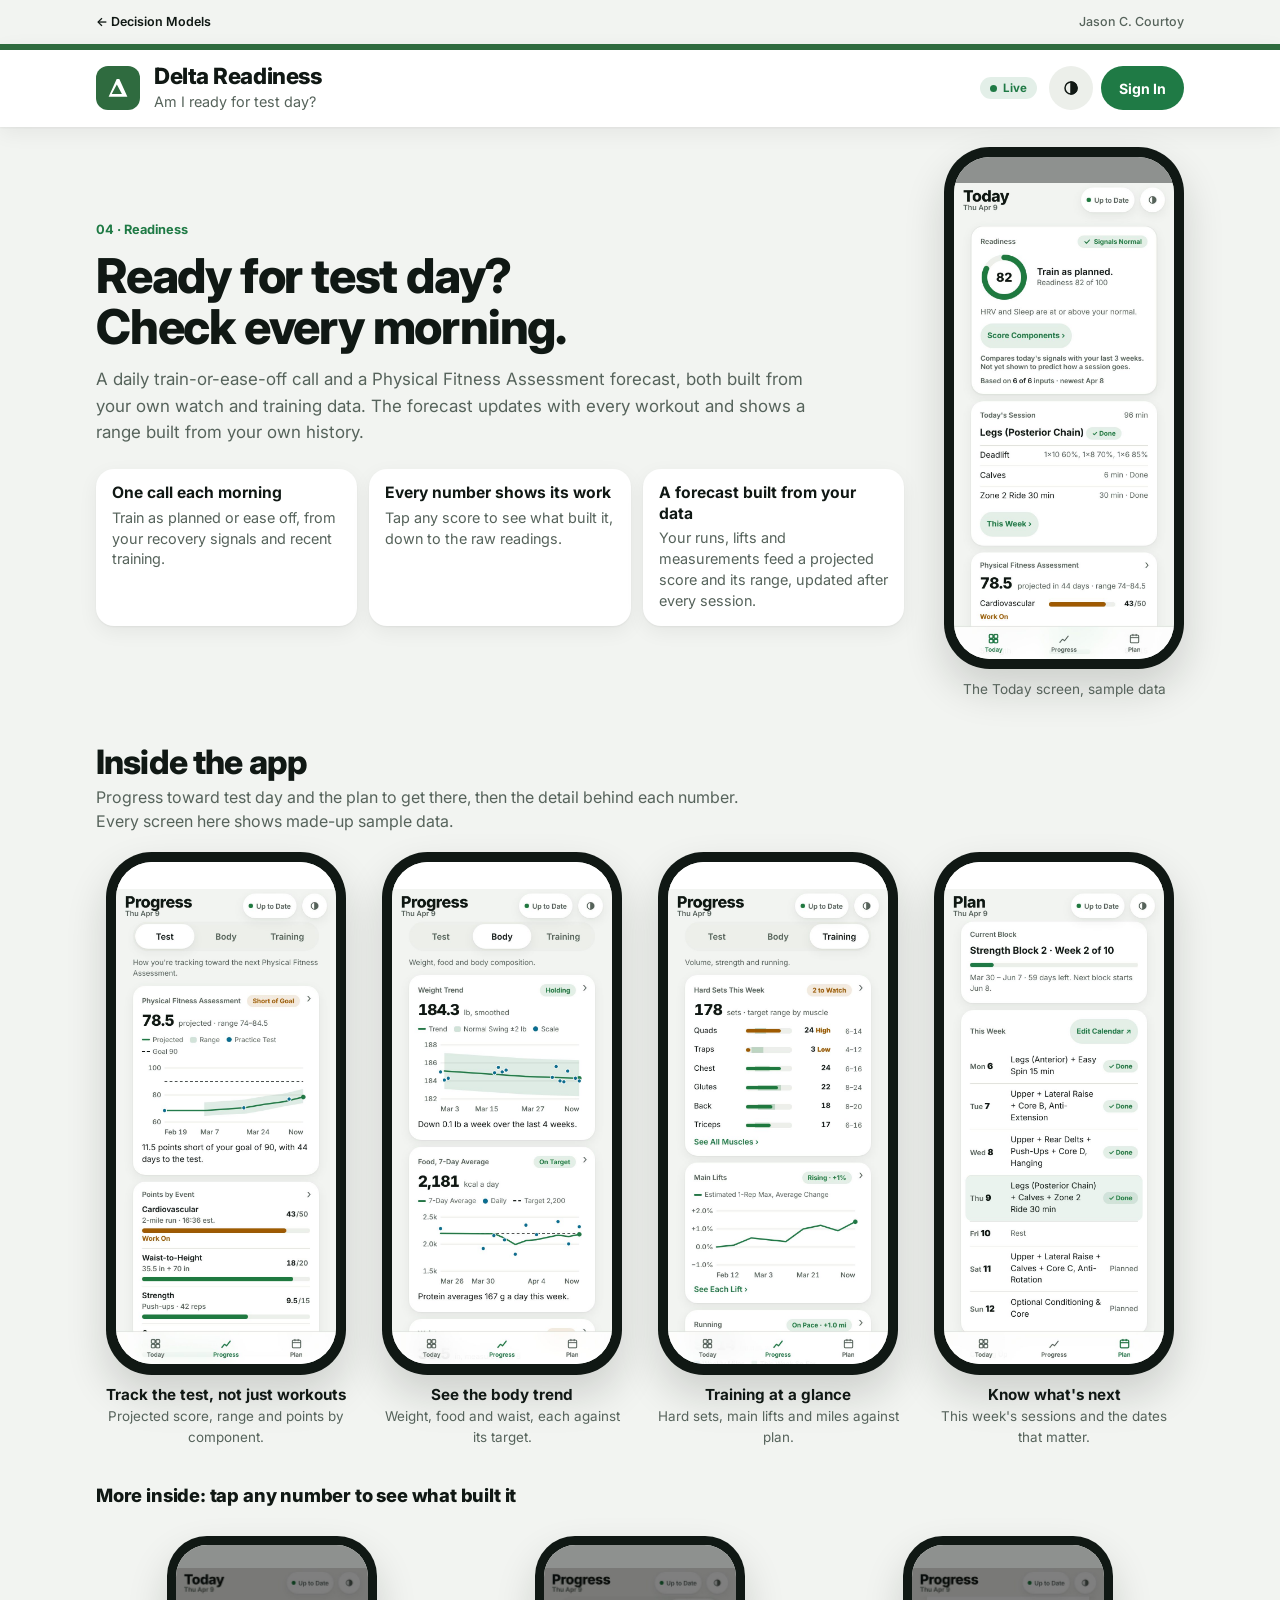
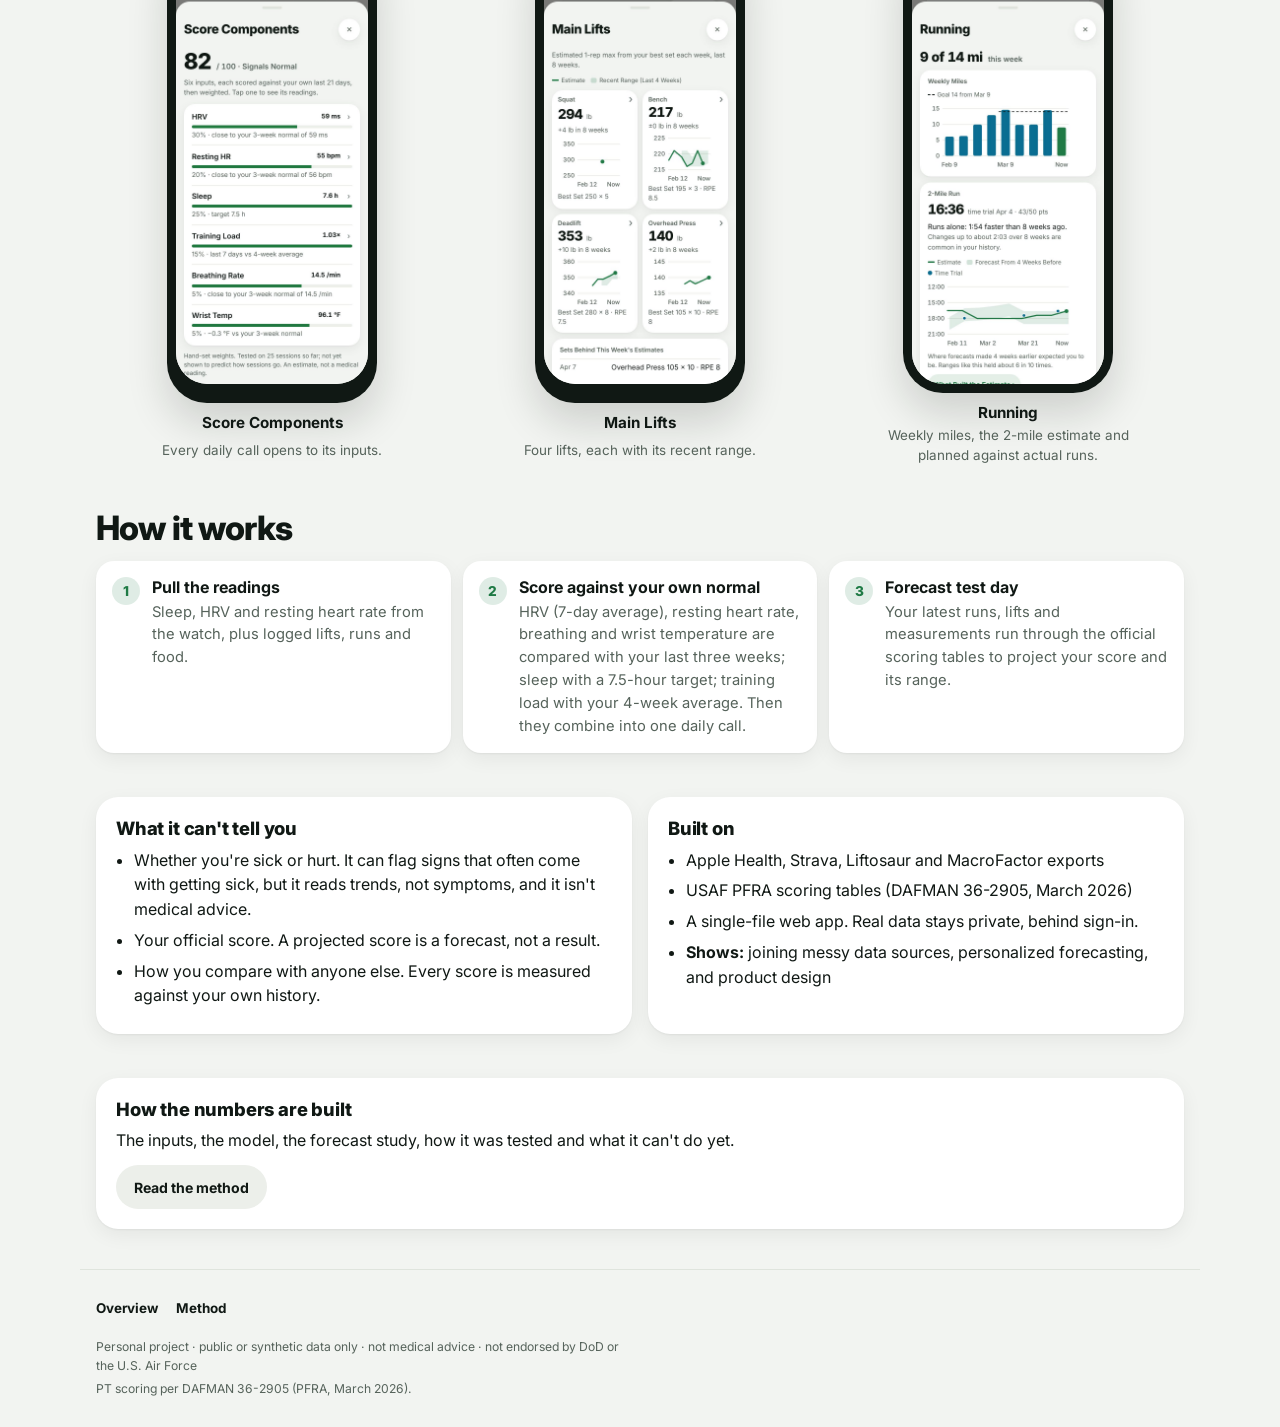
<file: fitness/index.html>
<!doctype html>
<html lang="en">
<head>
<meta charset="utf-8">
<meta name="viewport" content="width=device-width,initial-scale=1,viewport-fit=cover">
<meta name="robots" content="noindex,nofollow">
<meta name="apple-mobile-web-app-capable" content="yes">
<meta name="apple-mobile-web-app-title" content="Delta">
<link rel="apple-touch-icon" href="apple-touch-icon.png">
<link rel="icon" type="image/png" href="favicon.png">
<title>Delta Readiness</title>
<style>
/* Loader for the private Delta Readiness app. This public page holds no data and no app code:
   it asks for a GitHub token, fetches the app from the private Courtizy/fitness repo, and gives it
   a storage layer backed by that repo's data/*.json files. */
:root{--bg:#F2F4F1;--panel:#FFFFFF;--ink:#101814;--muted:#56635B;--rule:#DFE4DD;--brand:#1F7A45;--on-brand:#FFFFFF;--crit:#C2352B;--shadow:0 1px 2px rgba(16,24,20,.05),0 6px 20px rgba(16,24,20,.06)}
@media (prefers-color-scheme:dark){:root:not([data-theme="light"]){--bg:#0B0F0D;--panel:#161C19;--ink:#EEF3EF;--muted:#9BA8A0;--rule:#2A332E;--brand:#4FD486;--on-brand:#05140B;--crit:#FF6B5E;--shadow:none;color-scheme:dark}}
:root[data-theme="dark"]{--bg:#0B0F0D;--panel:#161C19;--ink:#EEF3EF;--muted:#9BA8A0;--rule:#2A332E;--brand:#4FD486;--on-brand:#05140B;--crit:#FF6B5E;--shadow:none;color-scheme:dark}
body{margin:0;background:var(--bg);color:var(--ink);font:16px/1.5 -apple-system,BlinkMacSystemFont,"SF Pro Text","Inter",system-ui,"Segoe UI",Roboto,sans-serif;-webkit-font-smoothing:antialiased}
.gate{max-width:560px;margin:4vh auto;padding:0 16px}
.card{background:var(--panel);border-radius:22px;padding:22px;box-shadow:var(--shadow)}
h1{font:800 1.7rem/1.1 -apple-system,BlinkMacSystemFont,"SF Pro Display","Inter",system-ui,sans-serif;letter-spacing:-.02em;margin:0 0 6px}
p{margin:8px 0;color:var(--muted)}
ol{color:var(--muted);padding-left:20px;margin:8px 0}
input{width:100%;box-sizing:border-box;font:inherit;font-size:16px;padding:12px 14px;min-height:44px;border:1px solid var(--rule);border-radius:12px;background:var(--bg);color:var(--ink);margin-top:10px}
button{font-weight:700;font-size:.95rem;font-family:inherit;margin-top:12px;padding:0 20px;min-height:44px;border-radius:999px;border:0;background:var(--brand);color:var(--on-brand);cursor:pointer}
.err{color:var(--crit)}
code{font-size:.9em}
a{color:var(--brand)}
</style>
<link rel="stylesheet" href="https://fonts.googleapis.com/css2?family=Inter:wght@400;500;600;700;800&display=swap">
<link rel="stylesheet" href="frame.css">
<script src="frame.js" data-page="signin" data-mode="public"></script>
</head>
<body>
<div class="gate" id="gate" hidden>
  <div class="card">
    <h1>Sign In</h1>
    <div id="pwBox" hidden>
    <p>This page is private. Enter your dashboard password.</p>
    <form id="pf" action="#" method="post"><input name="username" type="text" autocomplete="username" value="fitness-dashboard" readonly hidden><input id="pw" name="password" type="password" autocomplete="current-password" placeholder="Password" aria-label="Password"><button type="submit">Open Dashboard</button></form>
    <p>On iPhone, choose <b>Save Password</b> when asked, and Face ID fills it next time. You stay signed in for 30 days.</p>
    <p><a href="#" id="useTok">Use a GitHub token instead</a></p>
    </div>
    <div id="tokBox">
    <p>This page is private. Enter a GitHub token that can read and write the <code>Courtizy/fitness</code> repository. It is kept in this browser only.</p>
    <ol>
      <li>GitHub → Settings → Developer settings → Fine-grained tokens → Generate new token.</li>
      <li>Repository access: <b>Only select repositories</b> → <code>Courtizy/fitness</code>.</li>
      <li>Permissions: <b>Contents: Read and write</b>. Nothing else.</li>
    </ol>
    <!-- username + current-password lets iPhone Passwords save the token once and fill it with Face ID -->
    <form id="f" action="#" method="post"><input name="username" type="text" autocomplete="username" value="fitness" readonly hidden><input id="tok" name="password" type="password" autocomplete="current-password" placeholder="github_pat_…" aria-label="GitHub token"><button type="submit">Open Dashboard</button></form>
    <p>On iPhone, choose <b>Save Password</b> when asked, and Face ID fills it next time. Adding this page to your Home Screen (Share → Add to Home Screen) also keeps you signed in longer.</p>
    </div>
    <p id="msg" class="err" role="alert"></p>
  </div>
</div>
<p id="loading" style="text-align:center;margin-top:20vh;color:var(--muted)">Loading…</p>
<script>
(() => {
  const REPO = "Courtizy/fitness", BRANCH = "main", KEY = "fitness-gh-token", SKEY = "fitness-session";
  /* Password sign-in goes through the Cloudflare relay (relay/worker.js), which holds the GitHub token.
     Empty means token-only. */
  const RELAY = "https://hae-inbox.jason-courtoy.workers.dev";
  const gate = document.getElementById("gate"), msg = document.getElementById("msg"), loading = document.getElementById("loading");
  const $ = id => document.getElementById(id);
  let tokMode = !RELAY;
  const ask = m => { loading.hidden = true; gate.hidden = false; $("pwBox").hidden = tokMode; $("tokBox").hidden = !tokMode; msg.textContent = m || ""; };
  const ls = (k, v) => { try { if (v === undefined) return localStorage.getItem(k) || ""; if (v === null) localStorage.removeItem(k); else localStorage.setItem(k, v); } catch (e) { return ""; } };
  let tok = ls(KEY), ses = ls(SKEY);
  if (ses && +ses.split(".")[0] < Date.now() / 1000 + 60) { ses = ""; ls(SKEY, null); }
  /* signed-out visitors land on the public Overview; its Sign in button comes back here with ?signin */
  if (!ses && !tok && !/[?&]signin\b/.test(location.search)) { location.replace("overview.html"); return; }
  $("useTok").onclick = e => { e.preventDefault(); tokMode = true; ask(); };
  $("f").onsubmit = e => {
    e.preventDefault(); tok = $("tok").value.trim(); if (!tok) return;
    ls(KEY, tok); ses = ""; ls(SKEY, null);
    gate.hidden = true; loading.hidden = false; start();
  };
  $("pf").onsubmit = async e => {
    e.preventDefault(); const pw = $("pw").value; if (!pw) return;
    gate.hidden = true; loading.hidden = false;
    try {
      const r = await fetch(`${RELAY}/dash/login`, { method: "POST", headers: { "Content-Type": "application/json" }, body: JSON.stringify({ password: pw }) });
      const j = await r.json().catch(() => ({}));
      if (!r.ok) return ask(r.status === 401 ? "That password didn't work." : j.error ? j.error[0].toUpperCase() + j.error.slice(1) + "." : `Sign-in failed (${r.status}).`);
      ses = j.session; ls(SKEY, ses); $("pw").value = ""; start();
    } catch (er) { ask("Couldn't reach the sign-in service. Check the connection and try again."); }
  };
  async function start() {
    /* a password session wins; a saved token still works on its own */
    const viaRelay = !!(RELAY && ses);
    if (!viaRelay && !tok) return ask();
    const BASE = viaRelay ? `${RELAY}/dash/contents/` : `https://api.github.com/repos/${REPO}/contents/`;
    const AUTH = viaRelay ? `Session ${ses}` : `Bearer ${tok}`;
    try {
      const r = await fetch(`${BASE}app/index.html?ref=${BRANCH}`,
        { cache: "no-store", headers: { Authorization: AUTH, Accept: "application/vnd.github.raw+json", "X-GitHub-Api-Version": "2022-11-28" } });
      if (r.status === 403 && r.headers.get("x-ratelimit-remaining") === "0") return ask("GitHub's hourly limit was hit. Try again in a few minutes.");
      if (viaRelay && r.status === 401) { ses = ""; ls(SKEY, null); return ask("You've been signed out. Enter your password again."); }
      if (!viaRelay && (r.status === 401 || r.status === 403 || r.status === 404)) { ls(KEY, null); tok = ""; return ask("That token can't read the repository. Check it has Contents access to Courtizy/fitness."); }
      if (!r.ok) return ask(`GitHub returned ${r.status}. Try again in a minute.`);
      const app = await r.text();
      const shim = `<script>(${storage.toString()})(${JSON.stringify({ BRANCH, BASE, AUTH })});<\/script><link rel="stylesheet" href="frame.css"><script src="frame.js" data-page="results" data-mode="app"><\/script>`;
      /* app/index.html is page content (as published to claude.ai), so it gets the same document skeleton here */
      const page = /^\s*<!doctype/i.test(app) ? app.replace(/<body[^>]*>/i, m => m + shim)
        : `<!doctype html><html lang="en"><head><meta charset="utf-8"><meta name="viewport" content="width=device-width,initial-scale=1,viewport-fit=cover"><meta name="robots" content="noindex,nofollow"><meta name="apple-mobile-web-app-capable" content="yes"><meta name="apple-mobile-web-app-title" content="Delta"><link rel="apple-touch-icon" href="apple-touch-icon.png"><link rel="icon" type="image/png" href="favicon.png"><style>body{margin:0}[hidden]{display:none!important}</style></head><body>${shim}${app}</body></html>`;
      document.open(); document.write(page); document.close();
    } catch (e) { ask("Couldn't reach GitHub. Check the connection and try again."); }
  }
  /* Runs inside the app page. Provides window.claude.use("db" | "user") like claude.ai does, so the app is unchanged.
     db.doc("data/users/<id>/<name>") maps to data/<name>.json in the repo. Writes are batched per file (one commit each). */
  function storage({ BRANCH, BASE, AUTH }) {
    const H = { Authorization: AUTH, "X-GitHub-Api-Version": "2022-11-28" };
    const url = f => BASE + f;
    const enc = s => { const b = new TextEncoder().encode(s); let o = ""; for (let i = 0; i < b.length; i += 0x8000) o += String.fromCharCode.apply(null, b.subarray(i, i + 0x8000)); return btoa(o); };
    const sha = {}, pend = {}; let inflight = 0;
    async function meta(f) {
      const r = await fetch(`${url(f)}?ref=${BRANCH}&t=${Date.now()}`, { cache: "no-store", headers: { ...H, Accept: "application/vnd.github+json" } });
      if (r.status === 404) { delete sha[f]; return null; }
      if (!r.ok) throw Object.assign(new Error("GitHub " + r.status), { code: "unavailable" });
      const j = await r.json(); sha[f] = j.sha; return j;
    }
    async function read(f) {
      const r = await fetch(`${url(f)}?ref=${BRANCH}&t=${Date.now()}`, { cache: "no-store", headers: { ...H, Accept: "application/vnd.github.raw+json" } });
      if (r.status === 404) return null;
      if (!r.ok) throw Object.assign(new Error("GitHub " + r.status), { code: "unavailable" });
      return r.text();
    }
    /* Saves are optimistic: each write carries the sha this device last read. If another device saved in between,
       GitHub refuses it (409/422) and nothing is overwritten. The edit is kept in this browser, the app's save fails,
       and a notice offers "Reload latest" or "Keep this device's version" (a deliberate overwrite). */
    const UNSAVED = f => "fitness-unsaved:" + f;
    const keep = (f, body) => { try { localStorage.setItem(UNSAVED(f), body); } catch (e) {} };
    const unkeep = f => { try { localStorage.removeItem(UNSAVED(f)); } catch (e) {} };
    const conflict = f => Object.assign(new Error(`${f} was changed on another device`), { code: "aborted", file: f });
    const queue = {};   // one write at a time per file, so this device never conflicts with itself
    const serial = (f, job) => (queue[f] = (queue[f] || Promise.resolve()).catch(() => {}).then(job));
    async function put(f, body, force = false) {
      if (!(f in sha)) await meta(f);   // never read on this device: write against the current version
      const send = () => fetch(url(f), { method: "PUT", headers: { ...H, Accept: "application/vnd.github+json", "Content-Type": "application/json" },
        body: JSON.stringify({ message: `Update ${f}`, content: enc(body), branch: BRANCH, ...(sha[f] ? { sha: sha[f] } : {}) }) });
      let r = await send();
      if (r.status === 409 || r.status === 422) {
        const was = sha[f], now = await read(f).catch(() => undefined);
        await meta(f).catch(() => null);
        if (now === body) { unkeep(f); return; }                       // the same content is already saved
        if (force || sha[f] === was) r = await send();                 // asked to overwrite, or GitHub was only briefly behind
        else { keep(f, body); notice(f); throw conflict(f); }
        if (r.status === 409 || r.status === 422) { keep(f, body); notice(f); throw conflict(f); }
      }
      if (!r.ok) { keep(f, body); throw Object.assign(new Error("GitHub " + r.status), { code: r.status === 413 ? "invalid_argument" : "unavailable" }); }
      sha[f] = (await r.json()).content.sha; unkeep(f);
    }
    function notice(f) {
      const id = "delta-conflict", old = document.getElementById(id); if (old) old.remove();
      const box = document.createElement("div"); box.id = id; box.setAttribute("role", "alert");
      box.style.cssText = "position:fixed;left:12px;right:12px;bottom:calc(12px + env(safe-area-inset-bottom));z-index:3000;max-width:560px;margin:0 auto;padding:12px 14px;border-radius:10px;background:#3A2E17;color:#FFF3DC;font:500 14px/1.4 system-ui;box-shadow:0 8px 30px rgba(0,0,0,.35)";
      const t = document.createElement("p"); t.style.cssText = "margin:0 0 8px";
      t.textContent = `Not saved: ${f.replace(/^data\/|\.json$/g, "")} was changed on another device. Your edit is kept on this device.`;
      const btn = (label, fn) => { const x = document.createElement("button"); x.type = "button"; x.textContent = label;
        x.style.cssText = "font:600 14px system-ui;margin:0 8px 0 0;padding:8px 12px;border-radius:8px;border:1px solid #FFF3DC;background:transparent;color:inherit;cursor:pointer";
        x.addEventListener("click", fn); return x; };
      box.append(t, btn("Reload latest", () => { unkeep(f); window.location.reload(); }),
        btn("Keep this device's version", async () => { t.textContent = "Saving…"; try { await window.__deltaResolve(f, "mine"); t.textContent = "Saved this device's version."; setTimeout(() => box.remove(), 2500); } catch (e) { t.textContent = "Still couldn't save. Check the connection and try again."; } }));
      document.body.appendChild(box);
    }
    window.__deltaResolve = (f, how) => serial(f, async () => {
      if (how !== "mine") { unkeep(f); return; }
      let body = null; try { body = localStorage.getItem(UNSAVED(f)); } catch (e) {}
      if (body != null) await put(f, body, true);
    });
    const doc = path => {
      const f = `data/${path.split("/").pop()}.json`;
      return {
        async get() {
          /* content and sha from one response, so a save in between can't pair old content with a newer sha */
          const j = await meta(f); let t = null;
          if (j) t = j.content ? new TextDecoder().decode(Uint8Array.from(atob(j.content.replace(/\s/g, "")), c => c.charCodeAt(0))) : await read(f);  // over 1 MB: no inline content
          const v = t == null ? null : JSON.parse(t); return { exists: v != null, data: () => v }; },
        set(v) {
          const p = pend[f] || (pend[f] = {}); p.v = JSON.stringify(v, null, 1);
          clearTimeout(p.t);
          return new Promise((res, rej) => { (p.w = p.w || []).push([res, rej]);
            p.t = setTimeout(() => { const w = p.w, v = p.v; delete pend[f]; inflight++; serial(f, () => put(f, v)).then(() => w.forEach(x => x[0]()), e => w.forEach(x => x[1](e))).finally(() => inflight--); }, 1200); });
        },
        delete: () => serial(f, async () => { if (!(f in sha)) await meta(f); if (!sha[f]) return;
          const r = await fetch(url(f), { method: "DELETE", headers: { ...H, "Content-Type": "application/json" }, body: JSON.stringify({ message: `Remove ${f}`, sha: sha[f], branch: BRANCH }) });
          if (r.status === 404) { delete sha[f]; return; }
          if (r.status === 409 || r.status === 422) throw conflict(f);
          if (!r.ok) throw Object.assign(new Error("GitHub " + r.status), { code: "unavailable" });
          delete sha[f]; }),
      };
    };
    const db = { doc };
    const user = { id: async () => "me", isOwner: () => true, canEdit: () => true, can: () => true };
    window.claude = { use: async n => n === "db" ? db : n === "user" ? user : null };
    window.__deltaRepo = true;   // saves reach the repo, so Sync Now can start the Sync all workflow
    window.addEventListener("beforeunload", e => { if (Object.keys(pend).length || inflight) { e.preventDefault(); e.returnValue = ""; } });
  }
  start();
})();
</script>
</body>
</html>
</file>
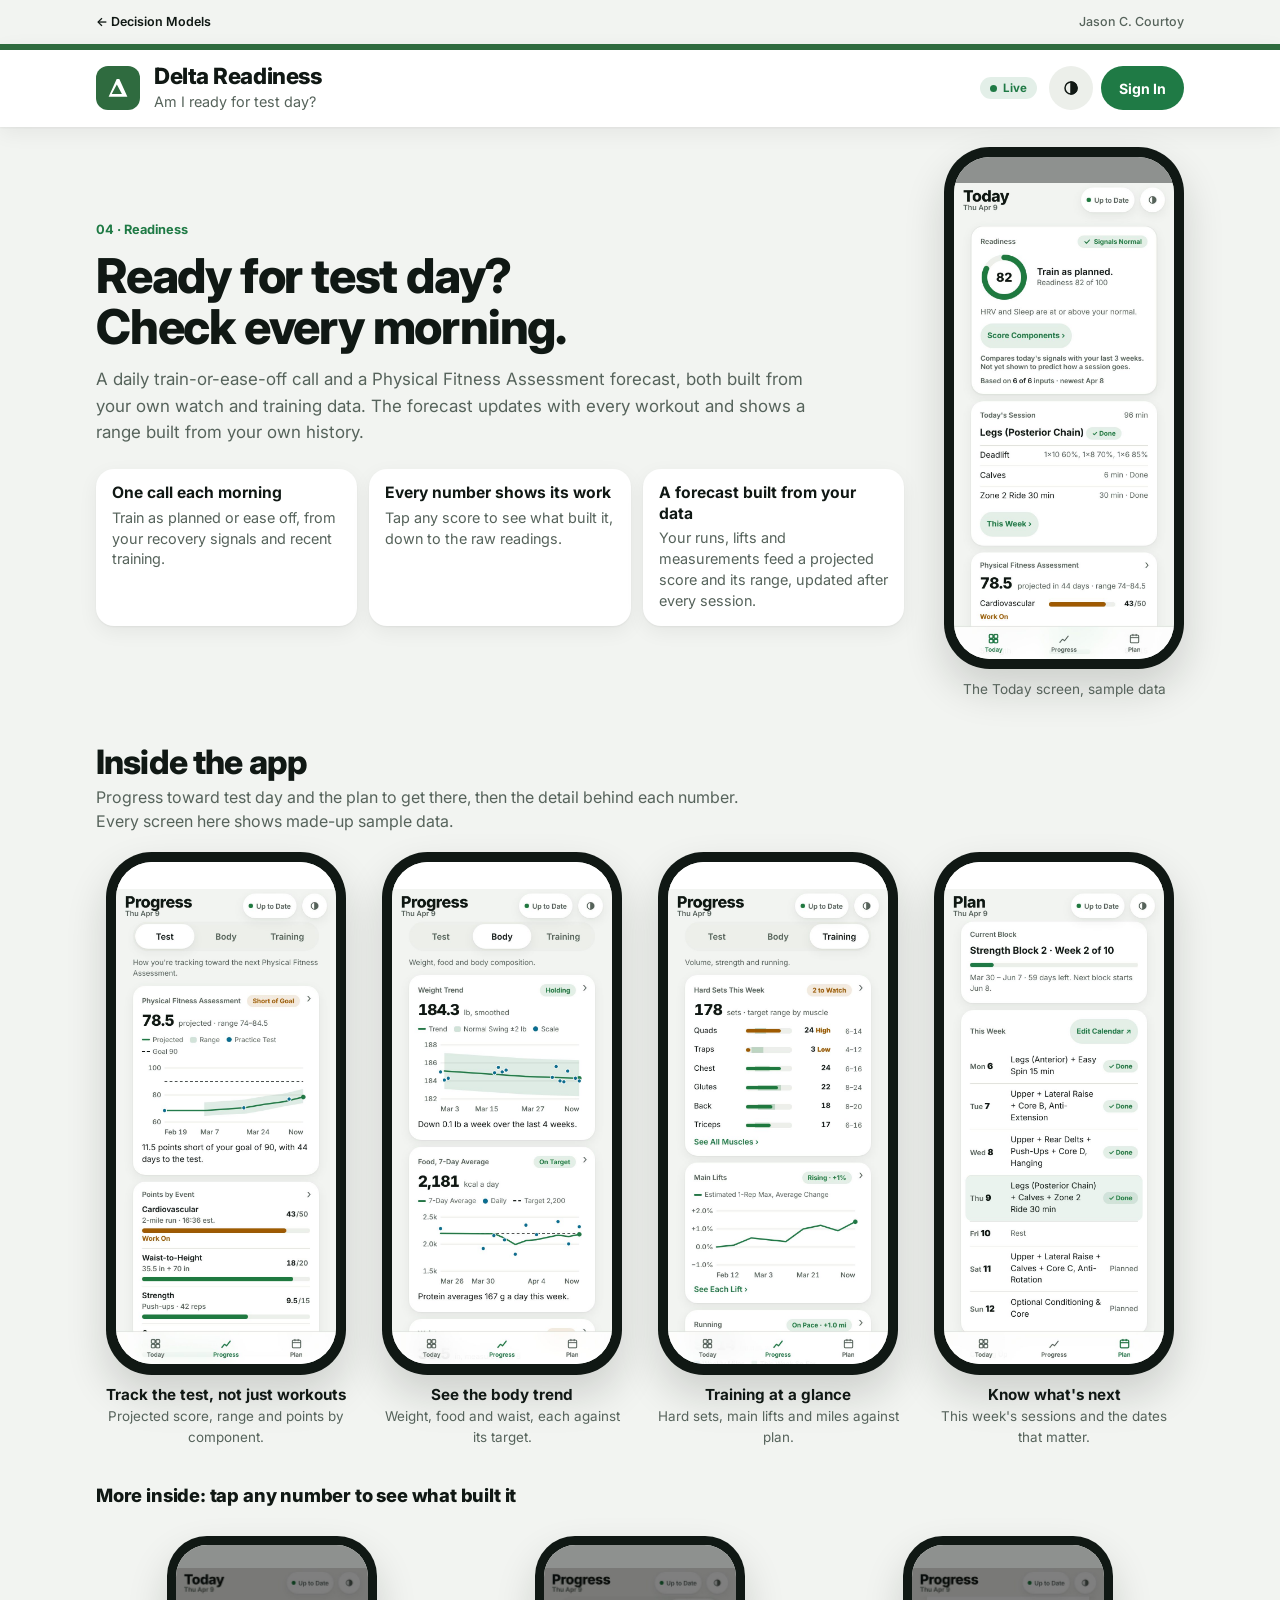
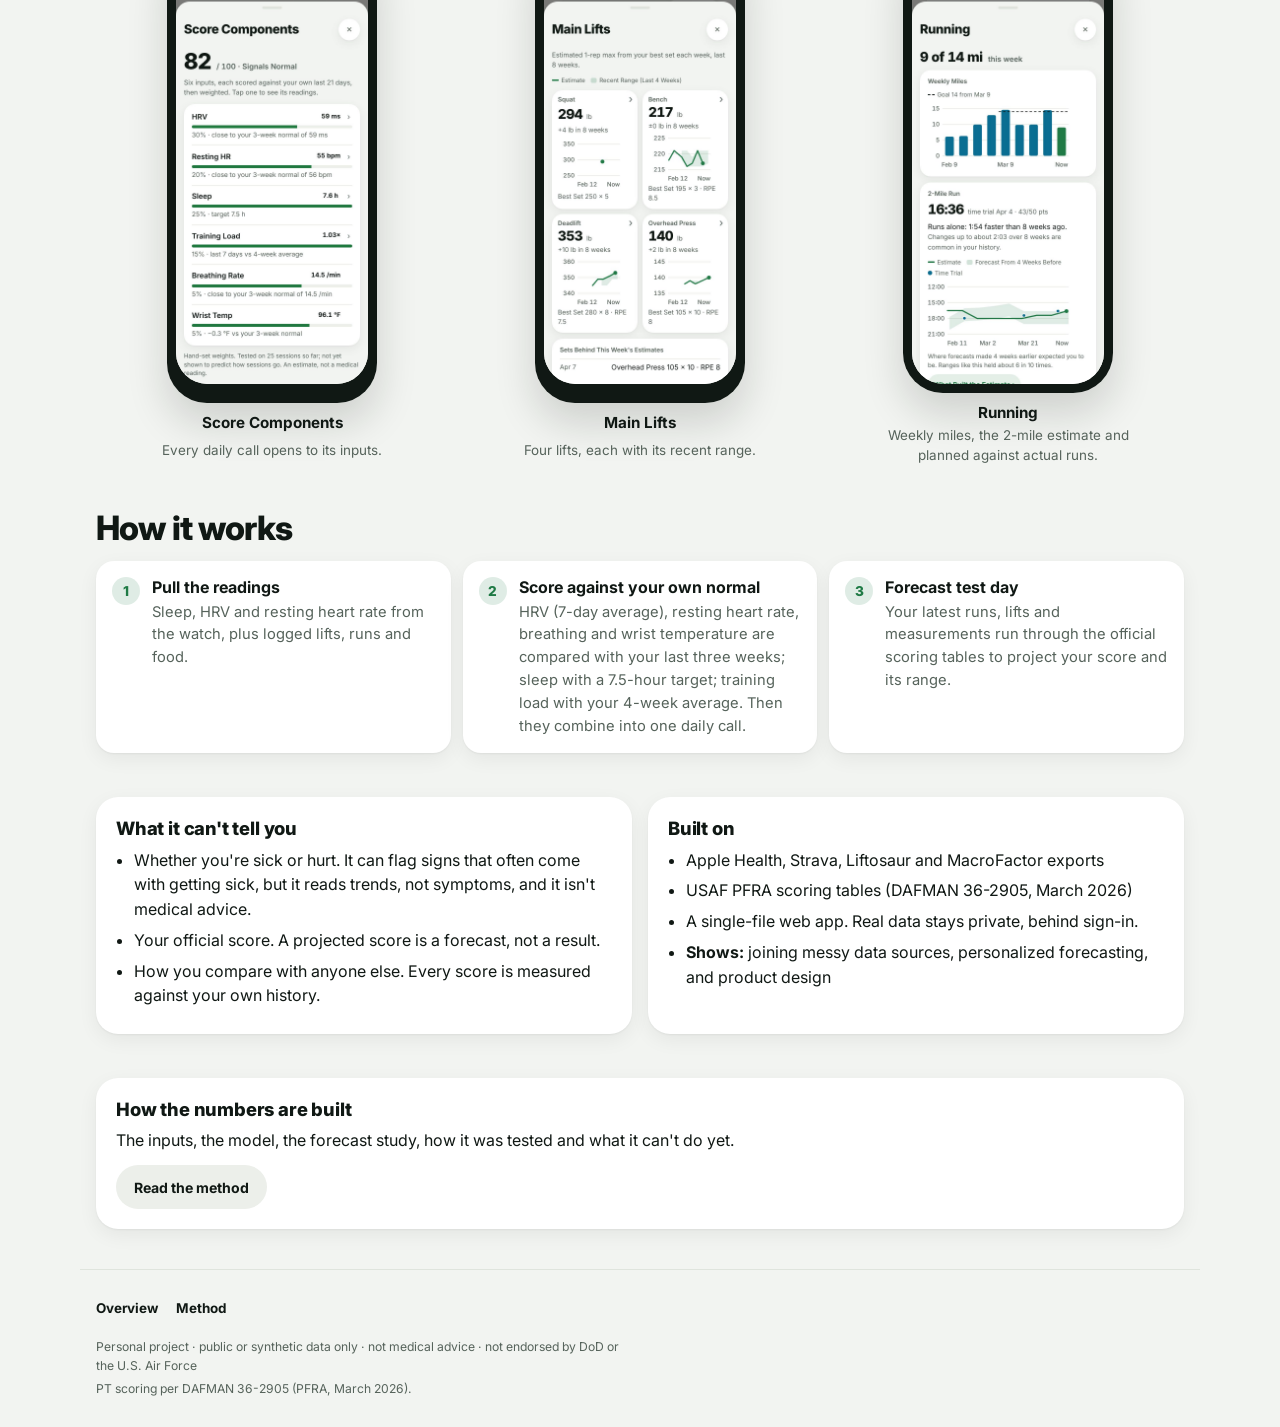
<file: fitness/overview.html>
<!doctype html>
<html lang="en" data-app="delta">
<head>
<meta charset="utf-8">
<meta name="viewport" content="width=device-width,initial-scale=1,viewport-fit=cover">
<title>Delta Readiness · Jason C. Courtoy</title>
<meta name="description" content="Ready for test day? A daily train-or-ease-off call and a Physical Fitness Assessment forecast, both built from your own watch and training data.">
<meta name="apple-mobile-web-app-title" content="Delta">
<link rel="apple-touch-icon" href="apple-touch-icon.png">
<link rel="icon" type="image/png" href="favicon.png">
<link rel="stylesheet" href="https://fonts.googleapis.com/css2?family=Inter:wght@400;500;600;700;800&display=swap">
<link rel="stylesheet" href="frame.css">
<script src="frame.js" data-page="overview" data-mode="public"></script>
<style>
body{margin:0;background:var(--dz-bg);color:var(--dz-ink);font:16px/1.55 var(--dz-body);-webkit-font-smoothing:antialiased}
*{box-sizing:border-box}
[hidden]{display:none!important}
main{padding-block:20px 8px}
.lbl{font:700 .8rem var(--dz-body);color:var(--dz-accent)}
h2{font:800 2.1rem/1.08 var(--dz-display);letter-spacing:-.025em;margin:0;text-wrap:balance}
h3{font:800 1.15rem/1.2 var(--dz-display);letter-spacing:-.01em;margin:0 0 8px}
p{margin:0 0 10px;max-width:66ch}
a{color:var(--dz-accent)}
.mono{font-variant-numeric:tabular-nums;font-weight:600}
.card{position:relative;background:var(--dz-panel);border-radius:22px;padding:20px;box-shadow:var(--dz-shadow)}
.stack{display:grid;gap:24px}
.btns{display:flex;flex-wrap:wrap;gap:10px}
.ov-meth p{margin:0 0 12px;max-width:62ch}
.mback{align-self:flex-start;font:700 .84rem var(--dz-body);color:var(--dz-muted);text-decoration:none;min-height:44px;display:inline-flex;align-items:center}
.mback:hover{color:var(--dz-accent)}
.pair{display:flex;flex-wrap:wrap;gap:16px}
.pair>.card{flex:1 1 340px;min-width:0}
ul{margin:0;padding-left:18px}
li{margin:0 0 6px}
.muted{color:var(--dz-muted)}
/* overview (roadmap Phase 4): hero with a phone, Inside the app (4 + 3 phones; one swipe strip on a phone) */
.ov{display:grid;gap:44px}
.ov>*{min-width:0}
.ov h2{font-size:clamp(1.6rem,3.4vw,2.1rem)}
.ov-hero{display:grid;grid-template-columns:minmax(0,1fr) auto;gap:40px;align-items:center}
.ov-lead{display:flex;flex-direction:column;gap:14px;min-width:0}
.ov-lead h2{font-size:clamp(2rem,4.6vw,3rem);line-height:1.06}
.ov-lead>p{font-size:1.06rem;color:var(--dz-muted);margin:0}
.feats{display:grid;grid-template-columns:repeat(3,minmax(0,1fr));gap:12px;margin-top:10px}
.feat{background:var(--dz-panel);border-radius:18px;padding:14px 16px;box-shadow:var(--dz-shadow);display:grid;gap:4px;align-content:start}
.feat b{font:700 .98rem/1.3 var(--dz-display)}
.feat span{font-size:.9rem;color:var(--dz-muted);line-height:1.45}
.ov-heroph{margin:0;display:grid;justify-items:center;gap:10px}
.ov-heroph figcaption{font-size:.85rem;color:var(--dz-muted)}
/* phone frame: dark bezel, rounded screen, a blank safe area above the app header; the image is the top 844px of a 390px screen */
.ph{--w:240px;width:var(--w);flex:none;padding:calc(var(--w) * .042);border-radius:calc(var(--w) * .19);background:#101814;box-shadow:0 20px 40px rgba(16,24,20,.16)}
.ph.big{--w:280px}
.ph .scr{border-radius:calc(var(--w) * .15);overflow:hidden;background:#F2F4F1}
.ph .safe{height:calc(var(--w) * .11);background:#FFFFFF}
.ph .safe.dim{background:#8E918F}
.ph img{display:block;width:100%;height:auto}
.ov-head{display:grid;gap:4px;margin-bottom:18px}
.ov-head p{margin:0;color:var(--dz-muted)}
.strip{display:grid;grid-template-columns:repeat(12,minmax(0,1fr));gap:28px 16px;justify-items:center}
.shot{margin:0;grid-column:span 3;display:grid;justify-items:center;gap:10px;text-align:center;max-width:250px}
.shot.sm{grid-column:span 4}
.shot.sm .ph{--w:210px}
.shot figcaption{display:grid;gap:2px}
.shot figcaption b{font:700 .95rem/1.3 var(--dz-display)}
.shot figcaption span{font-size:.84rem;color:var(--dz-muted)}
.strip .more{grid-column:1/-1;justify-self:start;font:800 1.15rem/1.3 var(--dz-display);margin:8px 0 0}
.dots{display:none}
.steps{display:grid;grid-template-columns:repeat(auto-fit,minmax(240px,1fr));gap:12px;margin-top:14px}
.step{background:var(--dz-panel);border-radius:18px;padding:16px;display:grid;grid-template-columns:28px 1fr;gap:4px 12px;align-content:start;box-shadow:var(--dz-shadow)}
.step .n{grid-row:span 2;width:28px;height:28px;border-radius:50%;display:grid;place-items:center;font:800 .85rem var(--dz-body);color:var(--dz-accent);background:color-mix(in srgb,var(--dz-accent) 14%,transparent)}
.step b{font:700 1rem var(--dz-display)}
.step span{font-size:.92rem;color:var(--dz-muted)}
@media (max-width:900px){
  /* phone: headline and buttons, then the phone, then the feature cards */
  .ov-hero{display:flex;flex-direction:column;align-items:stretch;gap:14px}
  .ov-lead{display:contents}
  .ov-heroph{order:1;margin:12px 0}
  .feats{order:2;grid-template-columns:1fr;margin-top:0}
  .ph.big{--w:260px}
  /* one sideways strip with all seven screens, snap scrolling, a peek of the next phone, dots */
  .ov-inside{margin-inline:-16px}
  .ov-head{padding-inline:16px}
  .strip{display:flex;gap:14px;overflow-x:auto;scroll-snap-type:x mandatory;padding:4px 16px 8px;scrollbar-width:none;justify-items:initial}
  .strip::-webkit-scrollbar{display:none}
  .strip .more{display:none}
  .shot,.shot.sm{flex:none;width:250px;scroll-snap-align:center}
  .shot .ph,.shot.sm .ph{--w:236px}
  .dots{display:flex;justify-content:center;gap:6px;margin-top:6px}
  .dots i{width:6px;height:6px;border-radius:3px;background:var(--dz-rule);transition:width .2s}
  .dots i.on{width:18px;background:var(--dz-accent)}
}
/* method */
.mnav{display:flex;flex-wrap:wrap;gap:6px}
.mnav a{font:700 .84rem var(--dz-body);text-decoration:none;color:var(--dz-ink);background:var(--dz-panel);border-radius:999px;padding:0 14px;min-height:44px;display:inline-flex;align-items:center;box-shadow:var(--dz-shadow)}
.mnav a:hover{color:var(--dz-accent)}
section.msec{scroll-margin-top:16px}
.tw{overflow-x:auto}
table{border-collapse:collapse;width:100%;font-size:.92rem}
th,td{text-align:left;padding:8px 10px;border-bottom:1px solid var(--dz-rule);vertical-align:top}
th{font:700 .78rem var(--dz-body);color:var(--dz-muted)}
td.num{font-variant-numeric:tabular-nums;white-space:nowrap;font-weight:600}
.chk{list-style:none;padding:0}
.chk li{display:flex;gap:10px;align-items:baseline}
.pill{flex:none;font:700 .72rem var(--dz-body);border-radius:999px;padding:2px 10px}
.pill.done{color:var(--dz-accent);background:color-mix(in srgb,var(--dz-accent) 14%,transparent)}
.pill.plan{color:var(--dz-muted);background:var(--dz-panel2)}
.small{font-size:.88rem}
.kind{font-style:normal;font:700 .72rem var(--dz-body);color:var(--dz-muted);background:var(--dz-panel2);border-radius:999px;padding:1px 8px;white-space:nowrap}
/* forecast case */
.case{--run:#0A6E92}
:root[data-theme="dark"] .case{--run:#5CC8EE}
.case .rt{font-size:1.45rem;margin:4px 0 12px;text-wrap:balance}
.case h4{font:800 1rem/1.3 var(--dz-display);margin:20px 0 6px}
.case p{max-width:68ch}
.case .sum{background:var(--dz-panel2);border-radius:16px;padding:14px 16px;max-width:68ch;margin-bottom:4px}
.case figure.tbl{margin:14px 0 6px;max-width:68ch}
.case figure.tbl td,.case figure.tbl th{text-align:right;padding:8px 6px}.case figure.tbl th:first-child,.case figure.tbl td:first-child{text-align:left}
.case figure{margin:6px 0 0;display:grid;gap:8px}
.case figure>svg{width:100%;height:auto;max-width:560px;display:block}
.case .key svg{flex:none}
.case figcaption{font-size:.86rem;color:var(--dz-muted);max-width:66ch}
.case .key{display:flex;flex-wrap:wrap;gap:6px 16px;font-size:.86rem;color:var(--dz-ink)}
.case .key span{display:inline-flex;align-items:center;gap:6px}
.case .tag{display:inline-block;font:700 .72rem var(--dz-body);color:var(--dz-ink);background:var(--dz-panel2);border-radius:999px;padding:2px 10px}
</style>
</head>
<body>
<main class="dz-in">

<div id="p-overview" class="ov">
  <section class="ov-hero">
    <div class="ov-lead">
      <span class="lbl">04 · Readiness</span>
      <h2>Ready for test day? Check every morning.</h2>
      <p>A daily train-or-ease-off call and a Physical Fitness Assessment forecast, both built from your own watch and training data. The forecast updates with every workout and shows a range built from your own history.</p>
      <div class="feats">
        <div class="feat"><b>One call each morning</b><span>Train as planned or ease off, from your recovery signals and recent training.</span></div>
        <div class="feat"><b>Every number shows its work</b><span>Tap any score to see what built it, down to the raw readings.</span></div>
        <div class="feat"><b>A forecast built from your data</b><span>Your runs, lifts and measurements feed a projected score and its range, updated after every session.</span></div>
      </div>
    </div>
    <figure class="ov-heroph"><div class="ph"><div class="scr"><div class="safe dim"></div><img src="ov-today.jpg" width="390" height="844" loading="lazy" alt="The Today screen of Delta Readiness, showing sample data: the readiness score and call, today's session and the test forecast."></div></div><figcaption>The Today screen, sample data</figcaption></figure>
  </section>

  <section class="ov-inside" aria-labelledby="ov-in-h">
    <div class="ov-head"><h2 id="ov-in-h">Inside the app</h2><p>Progress toward test day and the plan to get there, then the detail behind each number. Every screen here shows made-up sample data.</p></div>
    <div class="strip" id="ovStrip" role="region" aria-label="App screens, sample data" tabindex="0">
    <figure class="shot"><div class="ph"><div class="scr"><div class="safe"></div><img src="ov-test.jpg" width="390" height="844" loading="lazy" alt="Progress, Test screen with sample data: projected test score, range and points by component."></div></div><figcaption><b>Track the test, not just workouts</b><span>Projected score, range and points by component.</span></figcaption></figure>
    <figure class="shot"><div class="ph"><div class="scr"><div class="safe"></div><img src="ov-body.jpg" width="390" height="844" loading="lazy" alt="Progress, Body screen with sample data: weight trend, food and waist, each against its target."></div></div><figcaption><b>See the body trend</b><span>Weight, food and waist, each against its target.</span></figcaption></figure>
    <figure class="shot"><div class="ph"><div class="scr"><div class="safe"></div><img src="ov-training.jpg" width="390" height="844" loading="lazy" alt="Progress, Training screen with sample data: hard sets per muscle, main lifts and weekly running miles."></div></div><figcaption><b>Training at a glance</b><span>Hard sets, main lifts and miles against plan.</span></figcaption></figure>
    <figure class="shot"><div class="ph"><div class="scr"><div class="safe"></div><img src="ov-plan.jpg" width="390" height="844" loading="lazy" alt="Plan screen with sample data: the current training block, this week's sessions and the dates coming up."></div></div><figcaption><b>Know what's next</b><span>This week's sessions and the dates that matter.</span></figcaption></figure>
      <h3 class="more">More inside: tap any number to see what built it</h3>
    <figure class="shot sm"><div class="ph"><div class="scr"><div class="safe dim"></div><img src="ov-score.jpg" width="390" height="844" loading="lazy" alt="Score Components detail screen with sample data: the inputs behind the readiness score."></div></div><figcaption><b>Score Components</b><span>Every daily call opens to its inputs.</span></figcaption></figure>
    <figure class="shot sm"><div class="ph"><div class="scr"><div class="safe dim"></div><img src="ov-lifts.jpg" width="390" height="844" loading="lazy" alt="Main Lifts detail screen with sample data: four lifts, each with its estimate and recent range."></div></div><figcaption><b>Main Lifts</b><span>Four lifts, each with its recent range.</span></figcaption></figure>
    <figure class="shot sm"><div class="ph"><div class="scr"><div class="safe dim"></div><img src="ov-running.jpg" width="390" height="844" loading="lazy" alt="Running detail screen with sample data: weekly miles against plan and the 2-mile estimate with time trials."></div></div><figcaption><b>Running</b><span>Weekly miles, the 2-mile estimate and planned against actual runs.</span></figcaption></figure>
    </div>
    <div class="dots" id="ovDots" aria-hidden="true"></div>
  </section>

  <section class="ov-how" aria-labelledby="ov-how-h">
    <h2 id="ov-how-h">How it works</h2>
    <div class="steps">
      <div class="step"><span class="n">1</span><b>Pull the readings</b><span>Sleep, HRV and resting heart rate from the watch, plus logged lifts, runs and food.</span></div>
      <div class="step"><span class="n">2</span><b>Score against your own normal</b><span>HRV (7-day average), resting heart rate, breathing and wrist temperature are compared with your last three weeks; sleep with a 7.5-hour target; training load with your 4-week average. Then they combine into one daily call.</span></div>
      <div class="step"><span class="n">3</span><b>Forecast test day</b><span>Your latest runs, lifts and measurements run through the official scoring tables to project your score and its range.</span></div>
    </div>
  </section>

  <div class="pair">
    <section class="card"><h3>What it can't tell you</h3><ul>
      <li>Whether you're sick or hurt. It can flag signs that often come with getting sick, but it reads trends, not symptoms, and it isn't medical advice.</li>
      <li>Your official score. A projected score is a forecast, not a result.</li>
      <li>How you compare with anyone else. Every score is measured against your own history.</li>
    </ul></section>
    <section class="card"><h3>Built on</h3><ul>
      <li>Apple Health, Strava, Liftosaur and MacroFactor exports</li>
      <li>USAF PFRA scoring tables (DAFMAN 36-2905, March 2026)</li>
      <li>A single-file web app. Real data stays private, behind sign-in.</li>
      <li><b>Shows:</b> joining messy data sources, personalized forecasting, and product design</li>
    </ul></section>
  </div>

  <section class="card ov-meth" aria-labelledby="ov-m-h"><h3 id="ov-m-h">How the numbers are built</h3>
    <p>The inputs, the model, the forecast study, how it was tested and what it can't do yet.</p>
    <div class="btns"><a class="dz-btn" href="#method">Read the method</a></div>
  </section>
</div>

<div id="p-method" class="stack" hidden>
  <div class="stack" style="gap:12px">
    <a class="mback" href="overview.html">&larr; Overview</a>
    <span class="lbl">Method</span>
    <h2>How the numbers are built</h2>
    <nav class="mnav" aria-label="Method sections"><a href="#m-problem">Problem</a><a href="#m-inputs">Inputs and sources</a><a href="#m-model">The model</a><a href="#m-case">Forecast study</a><a href="#m-validation">Validation</a><a href="#m-limits">Limits</a><a href="#m-changelog">Changelog</a></nav>
  </div>

  <section class="card msec" id="m-problem"><h3>Problem</h3>
    <p>The test is one morning; readiness for it takes months, spread across four apps that don't talk. Delta pulls them together to answer two questions: train as planned or ease off today, and are you on track?</p>
  </section>

  <section class="card msec" id="m-inputs"><h3>Inputs and sources</h3>
    <div class="tw"><table>
      <thead><tr><th>Input</th><th>Source</th><th>Used for</th></tr></thead>
      <tbody>
        <tr><td>HRV</td><td>Apple Health</td><td>Readiness, 30%</td></tr>
        <tr><td>Sleep</td><td>Apple Health</td><td>Readiness, 25%</td></tr>
        <tr><td>Resting heart rate</td><td>Apple Health</td><td>Readiness, 20%</td></tr>
        <tr><td>Training load</td><td>Liftosaur, Strava</td><td>Readiness, 15%</td></tr>
        <tr><td>Breathing rate, wrist temp</td><td>Apple Health</td><td>Readiness, 5% each</td></tr>
        <tr><td>Runs</td><td>Strava</td><td>2-mile projection</td></tr>
        <tr><td>Waist, height</td><td>Tape log</td><td>Waist-to-height points</td></tr>
        <tr><td>Push-ups, core events</td><td>Your logged results</td><td>Strength and core points</td></tr>
        <tr><td>Weight, intake</td><td>MacroFactor</td><td>Nutrition and trend weight</td></tr>
      </tbody>
    </table></div>
  </section>

  <section class="card msec" id="m-model"><h3>The model</h3>
    <p><b>Readiness.</b> HRV (7-day average), resting heart rate, breathing rate and wrist temperature are compared with your last 21 days; sleep with a 7.5-hour target; training load with your 4-week average. Each is scored 0–100 and weighted as above, and missing signals drop out. 70 and up reads Signals Normal (train as planned), 55 to 69 Signals Below Normal (consider keeping hard efforts controlled), under 55 Signals Well Below Normal (consider an easy day). Raised wrist temperature with a raised resting heart rate or breathing rate overrides the score with Possible Illness. This rule comes from the research literature and hasn't been tested on this data. The weights are set by hand and not yet tested against how sessions went.</p>
    <p><b>PT score.</b> Cardio 50, waist-to-height 20, strength 15, core 15, scored on the official AFPC chart rows for your age group and sex (effective 1 Mar 26). 75 passes, 90 is Excellent, and any missed minimum fails.</p>
    <p><b>2-mile.</b> A recent time trial wins. Otherwise your best three runs over 1.55 miles are converted with Riegel's formula, then adjusted by how far your runs read from your latest trial (training runs tend to read fast). Test day holds today's estimate: in a backtest over every week of history, holding beat extending the trend at every distance from 2 to 26 weeks. The past-miss range is the middle 80% of those misses at the same distance; on the PT total it moves only the run.</p>
    <p><b>What kind of number.</b> Watch readings and runs are measured. Readiness is a rule of thumb: the weights are set by hand and not yet tested against how sessions went. PT points are an official table lookup. Test-day run time and total are forecasts. Every number on these public pages, including the sample dashboard, is made up.</p>
  </section>

  <section class="card msec case" id="m-case">
    <span class="lbl">Study · November 2026</span>
    <h3 class="rt">Should the 2-mile forecast follow the trend?</h3>
    <div class="sum"><b>Summary.</b> Extending recent improvement to test day made the run forecast worse, not better. Holding today's estimate missed by less at every distance tested, from two weeks out to six months. Delta now holds the current estimate and shows how far past forecasts have missed. The study also found a limit it cannot fix alone: training runs read faster than a timed test, so only real time trials can keep the forecast honest.</div>

    <h4>Why this study</h4>
    <p>The PT outlook answers one question: if the test were on its scheduled day, what would the 2-mile time be? The first version drew a line through the last nine weeks of run estimates and extended it to test day. While times were dropping, that projected a faster run, and a better score, every week.</p>
    <p>Improvement rarely continues in a straight line. It slows as fitness builds, and it reverses after a break, an injury or a busy month. A forecast that assumes it continues can tell someone they're on track when they aren't. So the question was whether the trend adds information, or only optimism.</p>

    <h4>How it was tested</h4>
    <p>The test replayed history. For every past week, it used only the runs logged up to that week and made two forecasts for 2, 4, 6, 8, 12, 16 and 26 weeks ahead: one extending the recent trend (capped at 15 seconds a week), and one holding that week's estimate. Each forecast was then compared with the estimate the model actually reached that many weeks later, and scored by the size of the miss. A softened trend, at a quarter or half strength, was tested as well.</p>

    <h4>What it found</h4>
    <p><b>Holding beat the trend at every distance.</b> Two weeks out, holding missed by 30 seconds on average against 37 for the trend; six months out, 2:12 against 3:03 (Table 1). The gap grew the further out the forecast reached, and the softened trends lost too. In this history, gains came in bursts between gaps and comebacks, and a straight line kept running past where the times actually settled.</p>
    <p><b>The uncertainty was larger than it looked.</b> A range built from the middle 80% of earlier misses caught the later result 71% of the time two weeks out, about half the time at 6 to 12 weeks, and less than a third of the time at 16 weeks or more.</p>
    <figure class="tbl">
      <figcaption><b>Table 1.</b> Average size of the miss, in minutes and seconds, for forecasts made that many weeks ahead. The last column shows how often a range built only from earlier misses (middle 80%) caught the later result.</figcaption>
      <div class="tw"><table>
        <thead><tr><th>Weeks out</th><th>Extend trend</th><th>Hold estimate</th><th>Range held</th></tr></thead>
        <tbody>
          <tr><td class="num">2</td><td class="num">0:37</td><td class="num"><b>0:30</b></td><td class="num">71%</td></tr>
          <tr><td class="num">4</td><td class="num">1:09</td><td class="num"><b>0:56</b></td><td class="num">61%</td></tr>
          <tr><td class="num">6</td><td class="num">1:35</td><td class="num"><b>1:15</b></td><td class="num">53%</td></tr>
          <tr><td class="num">8</td><td class="num">1:57</td><td class="num"><b>1:30</b></td><td class="num">52%</td></tr>
          <tr><td class="num">12</td><td class="num">2:19</td><td class="num"><b>1:58</b></td><td class="num">51%</td></tr>
          <tr><td class="num">16</td><td class="num">2:53</td><td class="num"><b>2:15</b></td><td class="num">30%</td></tr>
          <tr><td class="num">26</td><td class="num">3:03</td><td class="num"><b>2:12</b></td><td class="num">19%</td></tr>
        </tbody>
      </table></div>
      <figcaption>Misses are measured against the run estimate reached later, not a timed test. Between 80 and 104 weekly forecasts per row, from the owner's run history with trial adjustment on; the result is the same with it off.</figcaption>
    </figure>
    <p><b>The test has a blind spot.</b> It scores forecasts against later estimates from training runs, not against timed tests. If training runs read fast, and the one timed trial so far suggests they do, every estimate shares that bias and the test can't see it.</p>

    <figure>
      <svg viewBox="0 0 400 250" role="img" aria-labelledby="caseT caseD">
        <title id="caseT">Synthetic illustration: holding versus extending a trend</title>
        <desc id="caseD">Made-up weekly 2-mile estimates improve for ten weeks, then level off. Extending the trend keeps predicting faster times; holding the last estimate stays close to where the later estimates land.</desc>
        <g stroke="var(--dz-rule)" stroke-width="1"><line x1="44" y1="28" x2="44" y2="200"/><line x1="44" y1="200" x2="388" y2="200"/></g>
        <line x1="209" y1="20" x2="209" y2="200" stroke="var(--dz-muted)" stroke-width="1.5" stroke-dasharray="3 4"/>
        <text x="215" y="32" fill="var(--dz-muted)" font-size="14" font-weight="600">forecast made</text>
        <text x="38" y="44" fill="var(--dz-muted)" font-size="13" text-anchor="end">slow</text><text x="38" y="196" fill="var(--dz-muted)" font-size="13" text-anchor="end">fast</text>
        <text x="44" y="222" fill="var(--dz-muted)" font-size="13">10 wk before</text><text x="388" y="222" fill="var(--dz-muted)" font-size="13" text-anchor="end">12 wk after</text>
        <g fill="var(--dz-ink)"><circle cx="56" cy="40" r="3.5"/><circle cx="71" cy="48" r="3.5"/><circle cx="85" cy="44" r="3.5"/><circle cx="100" cy="61" r="3.5"/><circle cx="114" cy="67" r="3.5"/><circle cx="129" cy="73" r="3.5"/><circle cx="143" cy="83" r="3.5"/><circle cx="158" cy="85" r="3.5"/><circle cx="172" cy="97" r="3.5"/><circle cx="187" cy="99" r="3.5"/><circle cx="201" cy="107" r="3.5"/></g>
        <line x1="209" y1="107" x2="376" y2="188" stroke="var(--dz-muted)" stroke-width="2.5" stroke-dasharray="7 6"/>
        <line x1="209" y1="107" x2="376" y2="107" stroke="var(--dz-accent)" stroke-width="3"/>
        <g fill="none" stroke="var(--run)" stroke-width="2"><circle cx="216" cy="103" r="4"/><circle cx="231" cy="111" r="4"/><circle cx="245" cy="101" r="4"/><circle cx="260" cy="116" r="4"/><circle cx="274" cy="105" r="4"/><circle cx="289" cy="97" r="4"/><circle cx="303" cy="109" r="4"/><circle cx="318" cy="120" r="4"/><circle cx="332" cy="103" r="4"/><circle cx="347" cy="95" r="4"/><circle cx="361" cy="107" r="4"/><circle cx="376" cy="114" r="4"/></g>
        <text x="217" y="85" fill="var(--dz-accent)" font-size="14" font-weight="700">hold</text>
        <text x="346" y="190" fill="var(--dz-muted)" font-size="14" font-weight="700" text-anchor="end">extend trend</text>
      </svg>
      <div class="key"><span><svg width="12" height="12" aria-hidden="true"><circle cx="6" cy="6" r="4" fill="var(--dz-ink)"/></svg>Estimates known at the time</span><span><svg width="12" height="12" aria-hidden="true"><circle cx="6" cy="6" r="4" fill="none" stroke="var(--run)" stroke-width="2"/></svg>Estimates reached later</span></div>
      <figcaption><b>Figure 1.</b> Why a trend overshoots. <span class="tag">Synthetic illustration</span> Made-up numbers that show the shape of the comparison, not a result. The finding above comes from the owner's own history, which stays private.</figcaption>
    </figure>

    <h4>What changed</h4>
    <p>The forecast now holds today's estimate to test day. The range beside it is labeled the past-miss range: how far forecasts this far out have missed before, not the odds of landing inside it. Run estimates now adjust by the gap between the latest time trial and what training runs said that day.</p>

    <h4>What it tells you</h4>
    <p>Read the projected run as where you would land at today's fitness, not a promise that improvement will continue. The past-miss range shows how much that has moved before, and it widens and becomes less reliable the further away the test is. The fastest way to sharpen the forecast is a timed 2-mile every six to eight weeks: each one is a real outcome to check against and resets the adjustment.</p>

    <h4>What it can't tell you yet</h4>
    <p>The study uses one person's history and a single timed trial, so the adjustment for fast training runs is unproven. It covers the run only: the waist projection still follows an eight-week trend that hasn't been tested this way.</p>
  </section>

  <section class="card msec" id="m-validation"><h3>Validation</h3>
    <ul class="chk">
      <li><span class="pill done">Done</span><span>2-mile estimate matches the detailed dashboard on the same data.</span></li>
      <li><span class="pill done">Done</span><span>Readiness checked against 25 sessions: no link to how sessions went yet, so the score says whether to ease off, never how a session will go.</span></li>
      <li><span class="pill plan">Planned</span><span>Refit the readiness weights as more sessions are logged.</span></li>
      <li><span class="pill done">Done</span><span>Range coverage, walk-forward: ranges held about 7 in 10 times at 2 weeks out, 6 in 10 at 4 weeks and about half at 8 to 12 weeks. No range is shown beyond 12 weeks.</span></li>
      <li><span class="pill done">Done</span><span>Every event, age group and sex checked cell by cell against the AFPC chart effective 1 Mar 26, with a test that fails if a row drifts.</span></li>
      <li><span class="pill done">Done</span><span>Backtest 2-mile forecasts from every past week against the estimate weeks later, versus simply holding the estimate.</span></li>
      <li><span class="pill done">Done</span><span>Walk-forward check of the range: bands built only from earlier weeks, scored on the weeks that followed.</span></li>
      <li><span class="pill plan">Planned</span><span>Check the forecast and its range against real time trials as more are logged (one so far).</span></li>
    </ul>
  </section>

  <section class="card msec" id="m-limits"><h3>Limits</h3>
    <ul>
      <li>An estimate from your data, not a medical reading.</li>
      <li>Readiness needs about a week of data to start.</li>
      <li>Lifting and nutrition are only as fresh as the last export.</li>
      <li>A 17 Mar 26 correction is referenced but not yet checked.</li>
      <li>The range comes from your own past and was scored against later estimates, not timed trials. Bands built only from earlier weeks held about half the time 8+ weeks out, so read it as a floor on uncertainty.</li>
    </ul>
  </section>

  <section class="card msec" id="m-changelog"><h3>Changelog</h3>
    <ul>
      <li><span class="mono">2026-11-24</span> The public demo is retired: the Overview screenshots, taken from made-up sample data, show the app instead.</li>
      <li><span class="mono">2026-11-24</span> Public pages drop the tab bar: the Overview previews show the app in place of the demo link, Sign In stays in the header, and Method is linked from the bottom of the page.</li>
      <li><span class="mono">2026-11-24</span> Overview rebuilt around the app itself, with phone screenshots taken from the demo; readiness bands renamed to describe the signals (Signals Normal, Below Normal, Well Below Normal, Possible Illness); Method states the readiness and range checks plainly.</li>
      <li><span class="mono">2026-11-23</span> Overview leads with the question and two paths; Method adds the forecast case; the range is named for what it is, the range of past misses.</li>
      <li><span class="mono">2026-11-19</span> Today leads with the call, the signals behind it, and the PT outlook.</li>
      <li><span class="mono">2026-11-20</span> 2-mile forecast holds today's estimate with a tested likely range (now called the range); run estimates calibrate to your latest trial.</li>
      <li><span class="mono">2026-11-18</span> Projections aim at the next test after one is taken; PT charts checked cell by cell; saves from two devices no longer overwrite each other.</li>
      <li><span class="mono">2026-10-24</span> Tighter copy across the app and these pages.</li>
      <li><span class="mono">2026-10-23</span> Joined the Decision Models frame, with a public Overview, Method and demo.</li>
      <li><span class="mono">2026-10-23</span> Renamed Delta Readiness, with the tactical HUD theme.</li>
      <li><span class="mono">2026-10-23</span> Added the USAF PT test calculator with a test-day projection.</li>
    </ul>
  </section>
</div>

</main>
<script>
(() => {
  const ov = document.getElementById("p-overview"), me = document.getElementById("p-method");
  const show = () => {
    const h = location.hash.slice(1), m = h === "method" || h.startsWith("m-");
    ov.hidden = m; me.hidden = !m;
    document.querySelectorAll(".dz-tabs a").forEach(a => {
      const k = /#method$/.test(a.getAttribute("href")) ? "method" : /overview\.html$/.test(a.getAttribute("href")) ? "overview" : "results";
      if (k === (m ? "method" : "overview")) a.setAttribute("aria-current", "page"); else a.removeAttribute("aria-current");
    });
    if (h && h !== "method") { const t = document.getElementById(h); if (t) t.scrollIntoView(); } else scrollTo(0, 0);
  };
  /* phone strip dots: one per screen, the one nearest the middle is on */
  const st = document.getElementById("ovStrip"), dots = document.getElementById("ovDots");
  if (st && dots) { const figs = [...st.querySelectorAll(".shot")]; dots.innerHTML = figs.map(() => "<i></i>").join("");
    const mark = () => { const c = st.scrollLeft + st.clientWidth / 2; let k = 0, b = 1e9; figs.forEach((f, i) => { const d = Math.abs(f.offsetLeft + f.offsetWidth / 2 - c); if (d < b) { b = d; k = i; } }); [...dots.children].forEach((d, i) => d.classList.toggle("on", i === k)); };
    st.addEventListener("scroll", () => requestAnimationFrame(mark), { passive: true }); mark(); }
  addEventListener("hashchange", show);
  if (document.readyState === "loading") document.addEventListener("DOMContentLoaded", show); else show();
})();
</script>
</body>
</html>
</file>
<file: fitness/frame.css>
/* Delta Readiness: the Decision Models frame (hub bar, app header, Overview · Results · Method, footer) in the clean fitness look.
   Shared by overview.html, the sign-in loader, and the signed-in app. Theme follows data-theme on <html> (a-theme, light by default). */
:root{
  --dz-bg:#F2F4F1; --dz-panel:#FFFFFF; --dz-panel2:#ECEFEA; --dz-ink:#101814; --dz-muted:#56635B; --dz-rule:#DFE4DD;
  --dz-accent:#1F7A45; --dz-on-accent:#FFFFFF; --dz-tan:#56635B; --dz-grid:transparent; --dz-glow:none;
  --dz-shadow:0 1px 2px rgba(16,24,20,.05),0 6px 20px rgba(16,24,20,.06); --dz-bar:rgba(255,255,255,.82);
  --dz-fill:#2F6B3F; --dz-on-fill:#FFFFFF;
  --dz-display:-apple-system,BlinkMacSystemFont,"SF Pro Display","Inter",system-ui,"Segoe UI",Roboto,sans-serif;
  --dz-body:-apple-system,BlinkMacSystemFont,"SF Pro Text","Inter",system-ui,"Segoe UI",Roboto,sans-serif;
  --dz-mono:var(--dz-body);
}
@media (prefers-color-scheme:dark){:root:not([data-theme="light"]){
  --dz-bg:#0B0F0D; --dz-panel:#161C19; --dz-panel2:#212925; --dz-ink:#EEF3EF; --dz-muted:#9BA8A0; --dz-rule:#2A332E;
  --dz-accent:#4FD486; --dz-on-accent:#05140B; --dz-tan:#9BA8A0; --dz-grid:transparent; --dz-glow:none;
  --dz-shadow:none; --dz-bar:rgba(22,28,25,.82); color-scheme:dark}}
:root[data-theme="dark"]{
  --dz-bg:#0B0F0D; --dz-panel:#161C19; --dz-panel2:#212925; --dz-ink:#EEF3EF; --dz-muted:#9BA8A0; --dz-rule:#2A332E;
  --dz-accent:#4FD486; --dz-on-accent:#05140B; --dz-tan:#9BA8A0; --dz-grid:transparent; --dz-glow:none;
  --dz-shadow:none; --dz-bar:rgba(22,28,25,.82); color-scheme:dark}

.dz-hub,.dz-head,.dz-tabbar,.dz-foot{font-family:var(--dz-body);color:var(--dz-ink);-webkit-text-size-adjust:100%}
.dz-in{max-width:1120px;margin:0 auto;padding-left:max(16px,env(safe-area-inset-left,0px));padding-right:max(16px,env(safe-area-inset-right,0px))}

/* hub bar */
.dz-hub{background:var(--dz-bg);font:600 .78rem/1 var(--dz-body);padding-top:env(safe-area-inset-top,0px)}  /* clear the notch and rounded corners when the page runs edge to edge */
.dz-hub .dz-in{display:flex;flex-wrap:wrap;align-items:center;justify-content:space-between;gap:4px 16px}
.dz-hub a{display:inline-flex;align-items:center;min-height:44px;color:var(--dz-ink);text-decoration:none}
.dz-hub a:hover{color:var(--dz-accent)}
.dz-hub span{color:var(--dz-muted);font-weight:500}

/* app header: 6px brand stripe, Δ tile, name, question, status pill, actions */
.dz-head{background:var(--dz-panel);border-top:6px solid var(--dz-fill);box-shadow:var(--dz-shadow)}
.dz-head .dz-in{display:flex;flex-wrap:wrap;align-items:center;gap:10px 14px;padding-block:14px}
.dz-tile{width:44px;height:44px;flex:none;display:grid;place-items:center;background:var(--dz-fill);color:var(--dz-on-fill);border-radius:12px}
.dz-tile svg{width:24px;height:24px}
.dz-name{flex:1 1 220px;min-width:0;display:flex;flex-direction:column;gap:2px}
.dz-name h1,.dz-name .dz-h{margin:0;font:800 1.4rem/1.1 var(--dz-display);letter-spacing:-.02em;color:var(--dz-ink)}
.dz-name p{margin:0;font-size:.9rem;color:var(--dz-muted)}
.dz-status{display:inline-flex;align-items:center;gap:6px;font:700 .72rem var(--dz-body);color:var(--dz-accent);white-space:nowrap;padding:4px 10px;border-radius:999px;background:color-mix(in srgb,var(--dz-accent) 12%,transparent)}
.dz-status i{width:7px;height:7px;border-radius:50%;background:var(--dz-accent)}
.dz-right{display:flex;align-items:center;gap:8px 12px;flex-wrap:wrap;justify-content:flex-end}
.dz-acts{display:flex;align-items:center;gap:8px}
.dz-btn{display:inline-flex;align-items:center;justify-content:center;min-height:44px;padding:0 18px;border-radius:999px;border:0;background:var(--dz-panel2);color:var(--dz-ink);font:700 .88rem var(--dz-body);text-decoration:none;cursor:pointer;white-space:nowrap}
.dz-btn:hover{filter:brightness(.97)}
.dz-btn:focus-visible,.dz-tabs a:focus-visible,.dz-hub a:focus-visible{outline:2px solid var(--dz-accent);outline-offset:2px}
.dz-btn.dz-primary{background:var(--dz-accent);color:var(--dz-on-accent)}
.dz-btn.dz-icon{width:44px;padding:0}

/* Overview · Results · Method: a segmented control */
.dz-tabbar{background:var(--dz-bg)}
.dz-tabs{display:flex;gap:4px;overflow-x:auto;scrollbar-width:none;padding-block:10px}
.dz-tabs a{display:inline-flex;align-items:center;min-height:44px;padding:0 16px;border-radius:999px;color:var(--dz-muted);text-decoration:none;font:700 .88rem var(--dz-body);white-space:nowrap}
.dz-tabs a:hover{color:var(--dz-ink)}
.dz-tabs a[aria-current="page"]{color:var(--dz-ink);background:var(--dz-panel);box-shadow:var(--dz-shadow)}
:root[data-theme="dark"] .dz-tabs a[aria-current="page"]{background:var(--dz-panel2)}


/* footer */
.dz-foot{margin-top:32px;font-size:.76rem;color:var(--dz-muted)}
.dz-foot .dz-in{padding-block:16px 28px;display:grid;gap:4px;border-top:1px solid var(--dz-rule)}
.dz-foot p{margin:0}
.dz-flinks{display:flex;gap:4px 18px;flex-wrap:wrap;margin-bottom:4px}
.dz-flinks a{color:var(--dz-ink);font:700 .84rem var(--dz-body);text-decoration:none;min-height:44px;display:inline-flex;align-items:center}
.dz-flinks a:hover{color:var(--dz-accent)}
.dz-flinks a:focus-visible{outline:2px solid var(--dz-accent);outline-offset:2px}
html.dz-app .dz-foot{margin-top:0}
html.dz-app body{background-color:var(--dz-bg)}
@media (max-width:899px){html.dz-app .dz-foot .dz-in{padding-bottom:calc(92px + env(safe-area-inset-bottom,0px))}}
/* phone: one compact header row (the question moves under the name, small) */
@media (max-width:520px){
  .dz-hub{font-size:.74rem}
  .dz-head .dz-in{padding-block:10px;flex-wrap:nowrap;gap:10px}
  .dz-name{flex:1 1 0}
  .dz-name h1,.dz-name .dz-h{font-size:1.1rem}
  .dz-name p{font-size:.78rem}
  .dz-right{flex:none;gap:6px}
  .dz-name .dz-h,.dz-name h1{white-space:nowrap}
  .dz-status{font-size:0;gap:0;padding:6px}  /* dot only; the word stays for screen readers */
  .dz-tile{width:36px;height:36px;border-radius:10px}
  .dz-tile svg{width:20px;height:20px}
  .dz-btn{padding:0 14px;font-size:.82rem}
  .dz-tabs{padding-block:4px}
  .dz-tabs a{padding:0 14px;font-size:.84rem}
}

/* signed-in app menu: only on phones, where it replaces the hub bar and page tabs */
.dz-menu{position:relative;display:none}
.dz-menu summary{list-style:none}
.dz-menu summary::-webkit-details-marker{display:none}
.dz-pop{position:absolute;right:0;top:calc(100% + 6px);z-index:1100;min-width:220px;display:grid;padding:6px;border-radius:16px;background:var(--dz-panel);border:1px solid var(--dz-rule);box-shadow:0 10px 30px rgba(0,0,0,.18)}
.dz-pop a,.dz-pop button{display:flex;align-items:center;min-height:44px;padding:0 12px;border-radius:10px;border:0;background:none;color:var(--dz-ink);font:600 .92rem var(--dz-body);text-decoration:none;text-align:left;cursor:pointer}
.dz-pop a:hover,.dz-pop button:hover{background:var(--dz-panel2)}
.dz-pop a:focus-visible,.dz-pop button:focus-visible,.dz-menu summary:focus-visible{outline:2px solid var(--dz-accent);outline-offset:2px}
.dz-pop span{padding:8px 12px 4px;font-size:.78rem;color:var(--dz-muted);border-top:1px solid var(--dz-rule);margin-top:4px}
@media (max-width:520px){
  html.dz-app .dz-hub,html.dz-app .dz-tabbar,html.dz-app .dz-name p,html.dz-app #dzOut{display:none}
  html.dz-app .dz-menu{display:block}
  html.dz-app .dz-head{border-top-width:3px;padding-top:env(safe-area-inset-top,0px)}
  html.dz-app .dz-head .dz-in{padding-block:6px}
  html.dz-app .dz-tile{width:30px;height:30px;border-radius:8px}
  html.dz-app .dz-tile svg{width:17px;height:17px}
  html.dz-app .dz-name .dz-h{font-size:1rem}
}
</file>
